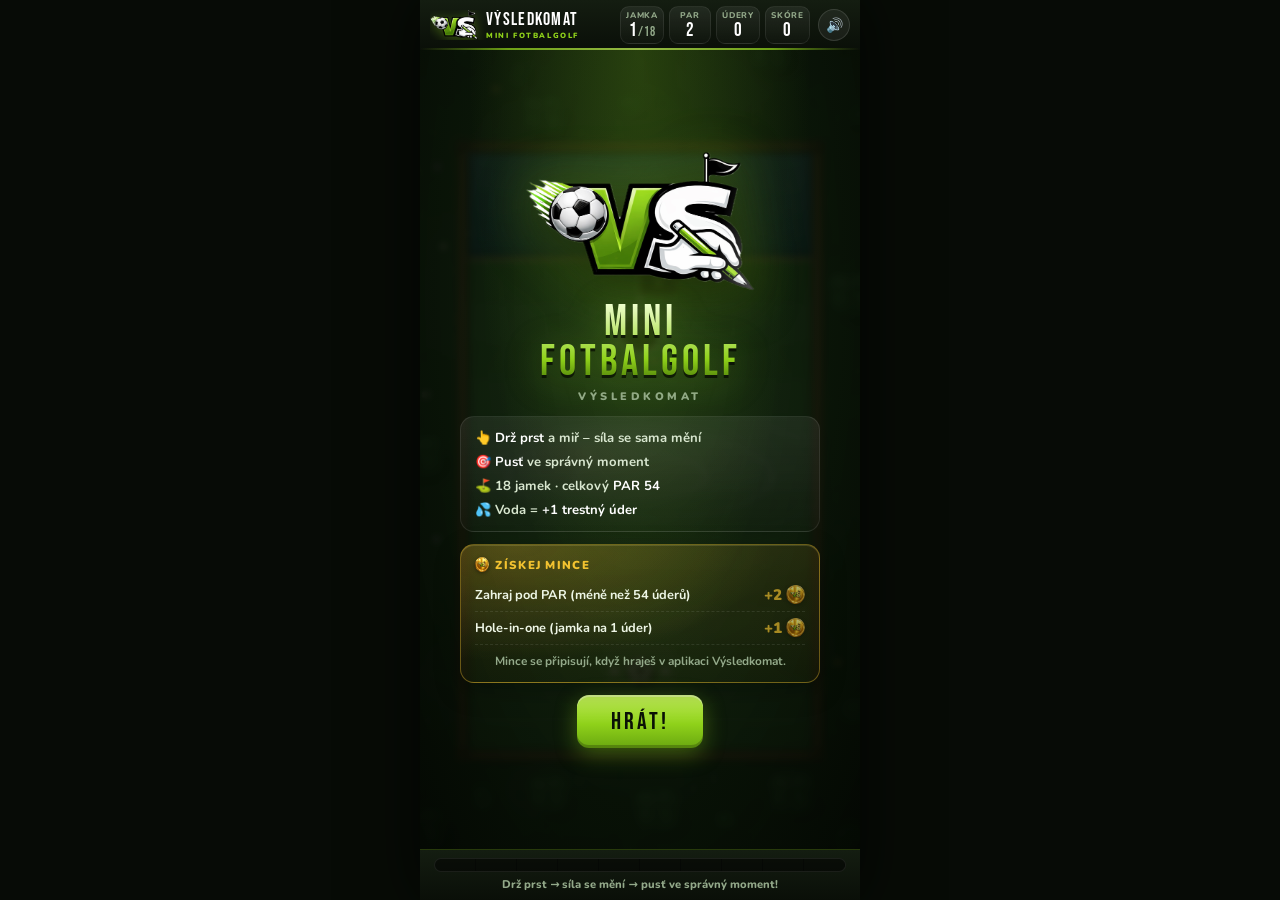
<file: index.html>
<!DOCTYPE html>
<html lang="cs">
<head>
<meta charset="UTF-8">
<meta name="viewport" content="width=device-width, initial-scale=1.0, maximum-scale=1.0, user-scalable=no, viewport-fit=cover">
<meta name="theme-color" content="#0a0f08">
<link rel="icon" href="assets/coin.png">
<title>Výsledkomat – Mini Fotbalgolf</title>
<link rel="preconnect" href="https://fonts.googleapis.com">
<link rel="preconnect" href="https://fonts.gstatic.com" crossorigin>
<link rel="stylesheet" href="https://fonts.googleapis.com/css2?family=Bebas+Neue&family=Nunito:wght@600;800;900&display=swap">
<link rel="stylesheet" href="game.css">
</head>
<body>
<div id="game-shell">
  <header id="topbar">
    <button id="btn-close" class="icon-btn" hidden aria-label="Zpět do aplikace">✕</button>
    <div class="logo"><img id="brand-img" src="assets/logo.png" alt=""><span class="brand-txt"><b id="brand-name">VÝSLEDKOMAT</b><small>MINI FOTBALGOLF</small></span></div>
    <div class="stats">
      <div class="stat"><small>Jamka</small><b><span id="st-hole">1</span><i id="st-holes">/18</i></b></div>
      <div class="stat"><small>Par</small><b id="st-par">2</b></div>
      <div class="stat"><small>Údery</small><b id="st-str">0</b></div>
      <div class="stat"><small>Skóre</small><b id="st-score">0</b></div>
    </div>
    <button id="btn-sound" class="icon-btn" aria-label="Zvuk">🔊</button>
  </header>

  <main id="canvas-wrap">
    <canvas id="gc"></canvas>
    <div id="banner" class="banner"></div>
    <div id="toast" class="toast"></div>
    <div id="overlay"></div>
  </main>

  <footer id="powerbar-wrap">
    <div id="powerbar-track"><div id="powerbar-fill"></div><div class="ticks"></div></div>
    <div id="hint">Drž prst → síla se mění → pusť ve správný moment!</div>
  </footer>
</div>
<script src="game.js"></script>
</body>
</html>
</file>
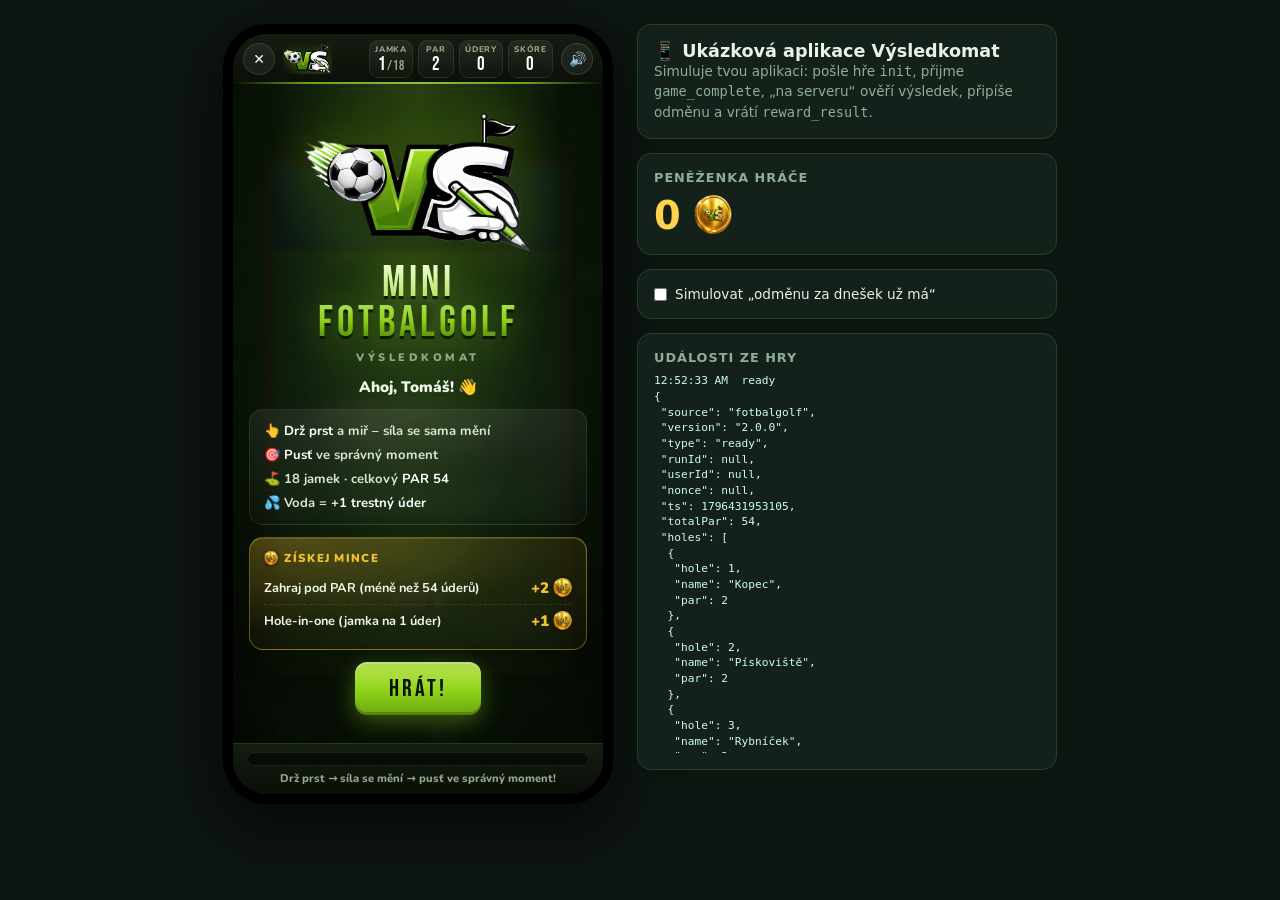
<file: demo-app.html>
<!DOCTYPE html>
<html lang="cs">
<head>
<meta charset="UTF-8">
<meta name="viewport" content="width=device-width, initial-scale=1.0">
<title>Ukázka integrace – Výsledkomat</title>
<style>
  :root{--bg:#0d1510;--panel:#14211a;--line:#25402f;--text:#e7f2e9;--muted:#8fae98;--gold:#ffd34d;--accent:#9be15d;}
  *{box-sizing:border-box;margin:0;padding:0;}
  body{background:var(--bg);color:var(--text);font-family:system-ui,sans-serif;display:flex;gap:24px;padding:24px;flex-wrap:wrap;justify-content:center;}
  .phone{width:390px;height:780px;border:10px solid #000;border-radius:44px;overflow:hidden;background:#000;box-shadow:0 20px 60px rgba(0,0,0,.6);}
  .phone iframe{width:100%;height:100%;border:0;display:block;}
  .side{width:min(420px,100%);display:flex;flex-direction:column;gap:14px;}
  .card{background:var(--panel);border:1px solid var(--line);border-radius:14px;padding:16px;}
  h1{font-size:1.1rem;} h2{font-size:.8rem;text-transform:uppercase;letter-spacing:1px;color:var(--muted);margin-bottom:8px;}
  .wallet{font-size:2.4rem;font-weight:800;color:var(--gold);}
  pre{font-size:.7rem;line-height:1.4;white-space:pre-wrap;max-height:380px;overflow:auto;color:#cfe;}
  p{font-size:.85rem;color:var(--muted);line-height:1.5;}
  label{font-size:.85rem;display:flex;gap:8px;align-items:center;}
</style>
</head>
<body>
  <div class="phone"><iframe id="game" src="index.html?app=1&close=1" title="Fotbalgolf"></iframe></div>
  <div class="side">
    <div class="card">
      <h1>📱 Ukázková aplikace Výsledkomat</h1>
      <p>Simuluje tvou aplikaci: pošle hře <code>init</code>, přijme <code>game_complete</code>, „na serveru“ ověří výsledek, připíše odměnu a vrátí <code>reward_result</code>.</p>
    </div>
    <div class="card"><h2>Peněženka hráče</h2><div class="wallet"><span id="bal">0</span> <img src="assets/coin.png" alt="mince" style="height:1em;vertical-align:-.12em"></div></div>
    <div class="card"><label><input type="checkbox" id="daily"> Simulovat „odměnu za dnešek už má“</label></div>
    <div class="card"><h2>Události ze hry</h2><pre id="log"></pre></div>
  </div>

<script>
// ── Nastavení, které by v reálu přišlo z tvého backendu ─────────
const PAR_TABLE = [2, 2, 2, 2, 2, 2, 2, 2, 2, 4, 4, 4, 4, 4, 4, 4, 4, 4];   // musí odpovídat HOLES v game.js
const REWARDS = { completion: 0, underPar: 2, perStrokeUnderPar: 0, holeInOne: 1 };

const frame = document.getElementById('game');
const logEl = document.getElementById('log');
let balance = 0, currentNonce = null;
const usedNonces = new Set();

function log(m) {
  const copy = Object.assign({}, m);
  if (copy.imageDataUrl) copy.imageDataUrl = copy.imageDataUrl.slice(0, 40) + '…';
  logEl.textContent = `${new Date().toLocaleTimeString()}  ${m.type}\n${JSON.stringify(copy, null, 1)}\n\n` + logEl.textContent;
}
function toGame(msg) { frame.contentWindow.postMessage(msg, '*'); }

// „Server“: vlastní výpočet odměny – hodnotám ze hry slepě nevěříme.
function serverValidateAndCredit(r) {
  if (!r.nonce || r.nonce !== currentNonce || usedNonces.has(r.nonce)) return { ok: false, message: 'Tahle hra už byla započítána.' };
  if (!Array.isArray(r.holes) || r.holes.length !== PAR_TABLE.length) return { ok: false, message: 'Neplatný výsledek.' };
  for (let i = 0; i < PAR_TABLE.length; i++) {
    const h = r.holes[i];
    if (h.par !== PAR_TABLE[i] || !Number.isInteger(h.strokes) || h.strokes < 1 || h.strokes > Math.max(PAR_TABLE[i] + 5, 7)) return { ok: false, message: 'Neplatný výsledek.' };
  }
  if (r.durationMs < PAR_TABLE.length * 4000) return { ok: false, message: 'Hra byla příliš rychlá.' };
  usedNonces.add(r.nonce);
  if (document.getElementById('daily').checked) return { ok: false, message: 'Dnešní odměnu už máš – zítra zas!' };

  const total = r.holes.reduce((a, h) => a + h.strokes, 0);
  const par = PAR_TABLE.reduce((a, b) => a + b, 0);
  const hio = r.holes.filter(h => h.strokes === 1).length;
  let credited = REWARDS.completion;
  if (total < par) credited += REWARDS.underPar + REWARDS.perStrokeUnderPar * (par - total);
  credited += REWARDS.holeInOne * hio;
  balance += credited;
  document.getElementById('bal').textContent = balance;
  return { ok: true, credited, balance };
}

window.addEventListener('message', (e) => {
  const m = e.data;
  if (!m || m.source !== 'fotbalgolf') return;
  log(m);
  switch (m.type) {
    case 'ready':
      currentNonce = crypto.randomUUID ? crypto.randomUUID() : String(Math.random());
      toGame({ type: 'init', config: {
        playerName: 'Tomáš', userId: 'demo-123', nonce: currentNonce,
        appName: 'aplikaci Výsledkomat', rewards: REWARDS,
        showCloseButton: true,
      } });
      break;
    case 'game_complete':
      setTimeout(() => {                           // simulace síťového požadavku
        const res = serverValidateAndCredit(m);
        toGame(Object.assign({ type: 'reward_result' }, res));
        // nová hra = nový jednorázový nonce
        currentNonce = crypto.randomUUID ? crypto.randomUUID() : String(Math.random());
        toGame({ type: 'init', config: { nonce: currentNonce } });
      }, 700);
      break;
    case 'close':
      alert('Hra požádala o zavření – tady by aplikace zavřela obrazovku s hrou.');
      break;
  }
});
</script>
</body>
</html>
</file>
<file: game.css>
/* Výsledkomat · Mini Fotbalgolf – barvy podle loga (limetková, černá, zlatá mince) */
:root{
  --bg:#070b06;
  --panel:#0f160d;
  --line:rgba(143,209,26,.22);
  --accent:#8fd11a;
  --accent-hi:#c4f25a;
  --accent-dk:#4a7a08;
  --gold:#f2c230;
  --gold-dk:#c98a12;
  --red:#ff6b5b;
  --text:#eef6e6;
  --muted:#93a98a;
}
*{margin:0;padding:0;box-sizing:border-box;-webkit-tap-highlight-color:transparent;}
html,body{width:100%;height:100%;overflow:hidden;background:var(--bg);overscroll-behavior:none;}
body{display:flex;justify-content:center;font-family:'Nunito',system-ui,sans-serif;color:var(--text);
  touch-action:none;user-select:none;-webkit-user-select:none;-webkit-touch-callout:none;}
button{font-family:inherit;}
img{-webkit-user-drag:none;}

#game-shell{position:relative;width:100%;max-width:440px;height:100%;display:flex;flex-direction:column;
  overflow:hidden;background:var(--bg);box-shadow:0 0 60px rgba(0,0,0,.7);}

/* ── Horní lišta ───────────────────────────────── */
#topbar{position:relative;display:flex;align-items:center;gap:8px;flex-shrink:0;
  padding:calc(6px + env(safe-area-inset-top)) 10px 6px;
  background:linear-gradient(180deg,#141d11,#0a0f08);}
#topbar::after{content:'';position:absolute;left:0;right:0;bottom:0;height:2px;
  background:linear-gradient(90deg,transparent,var(--accent) 20%,var(--accent-hi) 50%,var(--accent) 80%,transparent);opacity:.75;}
.logo{display:flex;align-items:center;gap:7px;min-width:0;overflow:hidden;}
.logo img{height:30px;width:auto;flex-shrink:0;filter:drop-shadow(0 2px 6px rgba(143,209,26,.35));}
.brand-txt{min-width:0;line-height:1;white-space:nowrap;}
.brand-txt b{display:block;font-family:'Bebas Neue',Impact,sans-serif;font-weight:400;font-size:1.15rem;letter-spacing:1.3px;color:#fff;}
.brand-txt small{display:block;margin-top:2px;font-size:.47rem;font-weight:900;letter-spacing:1.6px;color:var(--accent);}
.stats{display:flex;gap:5px;margin-left:auto;flex-shrink:0;}
.stat{min-width:42px;padding:3px 5px 2px;border-radius:9px;text-align:center;
  background:linear-gradient(180deg,rgba(255,255,255,.07),rgba(255,255,255,.02));border:1px solid rgba(255,255,255,.08);}
.stat small{display:block;font-size:.52rem;letter-spacing:.8px;text-transform:uppercase;color:var(--muted);font-weight:800;}
.stat b{display:block;font-family:'Bebas Neue',Impact,sans-serif;font-weight:400;font-size:1.2rem;letter-spacing:1px;
  line-height:1.05;color:#fff;transition:color .3s;}
.stat b i{font-style:normal;font-size:.8rem;color:var(--muted);}
.stat b.good{color:var(--accent);} .stat b.bad{color:var(--red);} .stat b.warn{color:#ffa94d;}
.icon-btn{width:32px;height:32px;flex-shrink:0;border-radius:50%;display:grid;place-items:center;cursor:pointer;
  border:1px solid rgba(255,255,255,.12);background:rgba(255,255,255,.06);color:#fff;font-size:14px;}
.icon-btn:active{transform:scale(.92);}
.icon-btn[hidden]{display:none;}
@media (max-width:420px){ .brand-txt small{display:none;} .brand-txt b{font-size:1rem;} }
@media (max-width:410px){ #topbar.has-close .brand-txt{display:none;} }
@media (max-width:370px){ .brand-txt{display:none;} .stat{min-width:36px;} }

/* ── Hrací plocha ──────────────────────────────── */
#canvas-wrap{position:relative;flex:1;min-height:0;overflow:hidden;background:#1f5222;}
canvas{display:block;touch-action:none;}

.banner{position:absolute;top:12px;left:50%;z-index:11;pointer-events:none;display:flex;align-items:center;gap:10px;
  padding:7px 16px;border-radius:999px;white-space:nowrap;opacity:0;transform:translate(-50%,-16px);
  background:rgba(8,12,6,.82);border:1px solid var(--line);box-shadow:0 8px 24px rgba(0,0,0,.4);
  backdrop-filter:blur(6px);-webkit-backdrop-filter:blur(6px);transition:opacity .35s,transform .35s;}
.banner.show{opacity:1;transform:translate(-50%,0);}
.banner small{font-weight:900;font-size:.62rem;letter-spacing:1.4px;color:var(--muted);}
.banner b{font-family:'Bebas Neue',Impact,sans-serif;font-weight:400;font-size:1.35rem;letter-spacing:1.5px;color:#fff;}
.banner span{font-weight:900;font-size:.7rem;color:#0a1206;background:var(--accent);padding:2px 8px;border-radius:999px;}

.toast{position:absolute;left:50%;top:38%;z-index:12;pointer-events:none;text-align:center;opacity:0;
  transform:translate(-50%,-50%);}
.toast.show{animation:toastPop 1.9s ease-out forwards;}
.toast .t-main{font-family:'Bebas Neue',Impact,sans-serif;font-size:3.3rem;letter-spacing:3px;line-height:1;white-space:nowrap;
  text-shadow:0 0 22px currentColor,0 4px 0 rgba(0,0,0,.4);}
.toast .t-sub{display:inline-block;margin-top:6px;padding:4px 12px;border-radius:999px;font-weight:900;font-size:.82rem;
  color:#fff;background:rgba(0,0,0,.55);}
@keyframes toastPop{
  0%{opacity:0;transform:translate(-50%,-50%) scale(.4);}
  12%{opacity:1;transform:translate(-50%,-50%) scale(1.12);}
  20%{transform:translate(-50%,-50%) scale(1);}
  80%{opacity:1;}
  100%{opacity:0;transform:translate(-50%,-62%) scale(1);}
}

/* ── Mince ─────────────────────────────────────── */
.coin{display:inline-block;width:1.25em;height:1.25em;vertical-align:-.3em;object-fit:contain;
  filter:drop-shadow(0 1px 2px rgba(0,0,0,.45));}
.coin.spin{animation:coinSpin 2.6s linear infinite;}
@keyframes coinSpin{0%{transform:rotateY(0);}100%{transform:rotateY(360deg);}}
.float-reward{position:absolute;z-index:13;pointer-events:none;transform:translate(-50%,-50%);
  font-family:'Bebas Neue',Impact,sans-serif;font-size:2rem;letter-spacing:1px;color:var(--gold);white-space:nowrap;
  text-shadow:0 0 14px rgba(242,194,48,.8),0 3px 0 rgba(0,0,0,.4);animation:floatReward 1.8s ease-out forwards;}
.float-reward .coin{width:1.1em;height:1.1em;animation:coinSpin 1s linear infinite;}
@keyframes floatReward{
  0%{opacity:0;transform:translate(-50%,-30%) scale(.5);}
  15%{opacity:1;transform:translate(-50%,-80%) scale(1.15);}
  75%{opacity:1;}
  100%{opacity:0;transform:translate(-50%,-260%) scale(1);}
}
.coin-burst{position:absolute;left:50%;top:42%;z-index:25;pointer-events:none;width:0;height:0;}
.coin-burst img{position:absolute;width:34px;height:34px;margin:-17px 0 0 -17px;opacity:0;
  animation:burst 1.5s cubic-bezier(.2,.7,.3,1) forwards;}
@keyframes burst{
  0%{opacity:0;transform:translate(0,0) scale(.3) rotateY(0);}
  10%{opacity:1;}
  60%{opacity:1;transform:translate(var(--tx),var(--ty)) scale(1) rotateY(540deg);}
  100%{opacity:0;transform:translate(var(--tx),calc(var(--ty) + 140px)) scale(.8) rotateY(900deg);}
}
.coin-sky{position:absolute;inset:0;overflow:hidden;pointer-events:none;z-index:0;}
.coin-sky img{position:absolute;bottom:-60px;opacity:.22;animation:rise-coin linear infinite;}
@keyframes rise-coin{
  0%{transform:translateY(0) rotateY(0);}
  100%{transform:translateY(-130vh) rotateY(720deg);}
}

/* ── Overlay (menu / konec) ────────────────────── */
#overlay{position:absolute;inset:0;z-index:20;display:flex;padding:18px 16px;overflow-y:auto;touch-action:pan-y;
  background:
    radial-gradient(ellipse at 50% 0%,rgba(143,209,26,.20),transparent 55%),
    radial-gradient(ellipse at 50% 30%,rgba(16,30,12,.88),rgba(3,6,2,.96));
  backdrop-filter:blur(3px);-webkit-backdrop-filter:blur(3px);}
#overlay.hidden{display:none;}
.panel{position:relative;z-index:1;width:100%;max-width:360px;margin:auto;display:flex;flex-direction:column;
  align-items:center;gap:12px;animation:rise .45s ease-out;}
@keyframes rise{from{opacity:0;transform:translateY(14px);}to{opacity:1;transform:none;}}
.brand-hero{position:relative;width:min(230px,62vw);animation:hero 3.2s ease-in-out infinite;}
.brand-hero img{display:block;width:100%;height:auto;filter:drop-shadow(0 10px 24px rgba(0,0,0,.6)) drop-shadow(0 0 22px rgba(143,209,26,.35));}
.brand-hero::after{content:'';position:absolute;inset:0;pointer-events:none;
  background:linear-gradient(105deg,transparent 35%,rgba(255,255,255,.55) 50%,transparent 65%) no-repeat;
  background-size:250% 100%;animation:shine 3.6s ease-in-out infinite;
  -webkit-mask:var(--logo-mask) center/contain no-repeat;mask:var(--logo-mask) center/contain no-repeat;}
@keyframes hero{50%{transform:translateY(-5px) rotate(-1.5deg);}}
@keyframes shine{0%,55%{background-position:120% 0;}100%{background-position:-120% 0;}}
.panel h1{font-family:'Bebas Neue',Impact,sans-serif;font-weight:400;font-size:2.7rem;line-height:.92;letter-spacing:4px;
  text-align:center;color:var(--accent-hi);background:linear-gradient(180deg,#f0ffd0,var(--accent) 70%,var(--accent-dk));
  -webkit-background-clip:text;background-clip:text;-webkit-text-fill-color:transparent;
  filter:drop-shadow(0 3px 0 rgba(0,0,0,.6)) drop-shadow(0 6px 18px rgba(143,209,26,.3));}
.sub{font-size:.68rem;font-weight:900;letter-spacing:3.5px;color:var(--muted);margin-top:-6px;}
.hello{font-weight:900;font-size:.95rem;}
.card{width:100%;padding:12px 14px;border-radius:14px;border:1px solid rgba(255,255,255,.09);
  background:linear-gradient(180deg,rgba(255,255,255,.07),rgba(255,255,255,.02));}
.howto{display:flex;flex-direction:column;gap:6px;font-size:.82rem;font-weight:700;color:#d8e6cf;}
.howto b{color:#fff;}
.card-title{display:flex;align-items:center;gap:6px;font-weight:900;font-size:.72rem;letter-spacing:1.3px;
  text-transform:uppercase;color:var(--gold);margin-bottom:6px;}
.rrow{display:flex;justify-content:space-between;align-items:center;gap:10px;font-size:.8rem;font-weight:700;padding:6px 0;
  border-bottom:1px dashed rgba(255,255,255,.09);}
.rrow:last-of-type{border-bottom:none;}
.amt{color:var(--gold);font-weight:900;white-space:nowrap;font-size:.95rem;}
.rnote{margin-top:8px;font-size:.74rem;color:var(--muted);text-align:center;font-weight:700;line-height:1.5;}
.rewards.card{position:relative;overflow:hidden;border-color:rgba(242,194,48,.38);
  background:radial-gradient(ellipse at 15% 0%,rgba(242,194,48,.22),transparent 60%),
    linear-gradient(180deg,rgba(242,194,48,.10),rgba(242,194,48,.03));
  box-shadow:inset 0 1px 0 rgba(255,230,150,.15),0 8px 26px rgba(0,0,0,.3);}
.rewards.offline .amt{opacity:.65;}
.reward-hero{display:flex;align-items:center;gap:12px;padding-bottom:10px;margin-bottom:4px;
  border-bottom:1px solid rgba(242,194,48,.3);perspective:400px;}
.reward-hero .coin{width:64px;height:64px;vertical-align:middle;filter:drop-shadow(0 6px 12px rgba(0,0,0,.5)) drop-shadow(0 0 14px rgba(242,194,48,.45));}
.reward-hero small{display:block;font-size:.62rem;font-weight:900;letter-spacing:1.6px;color:var(--muted);}
.reward-hero b{font-family:'Bebas Neue',Impact,sans-serif;font-weight:400;font-size:2.6rem;line-height:.9;letter-spacing:1px;
  color:var(--gold);text-shadow:0 0 18px rgba(242,194,48,.5);}
.reward-hero span{margin-left:6px;font-weight:900;font-size:.9rem;color:#ffe9a8;}
#reward-status{margin-top:8px;font-size:.75rem;font-weight:800;color:var(--muted);text-align:center;}
#reward-status.ok{color:var(--accent);} #reward-status.error{color:#ffb3a8;}
.best{font-size:.78rem;font-weight:700;color:var(--muted);}
.best b{color:#fff;}
.record{font-weight:900;font-size:.85rem;color:var(--gold);animation:pulse 1.6s ease-in-out infinite;}
@keyframes pulse{50%{transform:scale(1.08);}}

.btn{border:none;cursor:pointer;padding:12px 34px;border-radius:12px;color:#0a1206;
  font-family:'Bebas Neue',Impact,sans-serif;font-size:1.5rem;letter-spacing:3px;
  background:linear-gradient(180deg,var(--accent-hi),var(--accent) 55%,#6aa810);
  box-shadow:0 6px 22px rgba(143,209,26,.38),inset 0 -3px 0 rgba(0,0,0,.22),inset 0 2px 0 rgba(255,255,255,.35);}
.btn:active{transform:scale(.96);}
.btn-ghost{color:#fff;padding:12px 22px;font-size:1.25rem;letter-spacing:2px;
  background:linear-gradient(180deg,#1d2a17,#10180c);border:1px solid rgba(143,209,26,.55);
  box-shadow:0 6px 18px rgba(0,0,0,.35),inset 0 1px 0 rgba(255,255,255,.08);}
.btn[disabled]{opacity:.6;}
.actions{display:flex;gap:10px;flex-wrap:wrap;justify-content:center;}
.link-btn{background:none;border:none;color:var(--muted);font-weight:800;font-size:.8rem;text-decoration:underline;cursor:pointer;}
.site{font-size:.62rem;font-weight:800;letter-spacing:1.5px;color:#4d6a3f;}
.site:empty{display:none;}

.verdict{font-family:'Bebas Neue',Impact,sans-serif;font-size:2.2rem;letter-spacing:3px;text-align:center;line-height:1;}
.bigscore{font-family:'Bebas Neue',Impact,sans-serif;font-size:5.2rem;line-height:.85;text-shadow:0 0 30px currentColor;}
.bigsub{font-size:.8rem;font-weight:800;color:#d8e6cf;margin-top:-4px;}

.scorecard{width:100%;display:grid;grid-template-columns:40px repeat(9,1fr) 30px;gap:3px;font-size:.72rem;text-align:center;}
.scorecard div{padding:4px 0;border-radius:5px;font-weight:900;}
.scorecard + .scorecard{margin-top:10px;padding-top:10px;border-top:1px dashed rgba(255,255,255,.1);}
.scorecard .lbl{text-align:left;color:var(--muted);font-size:.62rem;letter-spacing:.5px;}
.scorecard .h{color:var(--muted);}
.scorecard .c{background:rgba(255,255,255,.06);}
.scorecard .c.under{background:rgba(143,209,26,.28);color:#e2ffb0;}
.scorecard .c.over{background:rgba(255,107,91,.18);color:#ffbdb3;}
.scorecard .c.hio{background:linear-gradient(180deg,#ffe17a,var(--gold-dk));color:#2a1b00;}
.scorecard .sum{color:#fff;}

/* ── Spodní lišta se sílou ─────────────────────── */
#powerbar-wrap{flex-shrink:0;padding:8px 14px calc(8px + env(safe-area-inset-bottom));
  background:linear-gradient(0deg,#0a0f08,#141d11);border-top:1px solid var(--line);}
#powerbar-track{position:relative;height:14px;border-radius:8px;overflow:hidden;
  background:rgba(0,0,0,.5);border:1px solid rgba(255,255,255,.08);}
#powerbar-fill{position:absolute;inset:0;clip-path:inset(0 100% 0 0);
  background:linear-gradient(90deg,var(--accent) 0%,#d8ee3a 45%,var(--gold) 68%,#ff5a4f 100%);}
#powerbar-track .ticks{position:absolute;inset:0;pointer-events:none;
  background:repeating-linear-gradient(90deg,transparent 0 calc(10% - 1px),rgba(0,0,0,.35) calc(10% - 1px) 10%);}
#hint{min-height:1.1em;margin-top:5px;text-align:center;font-size:.7rem;font-weight:800;color:var(--muted);}
</file>
